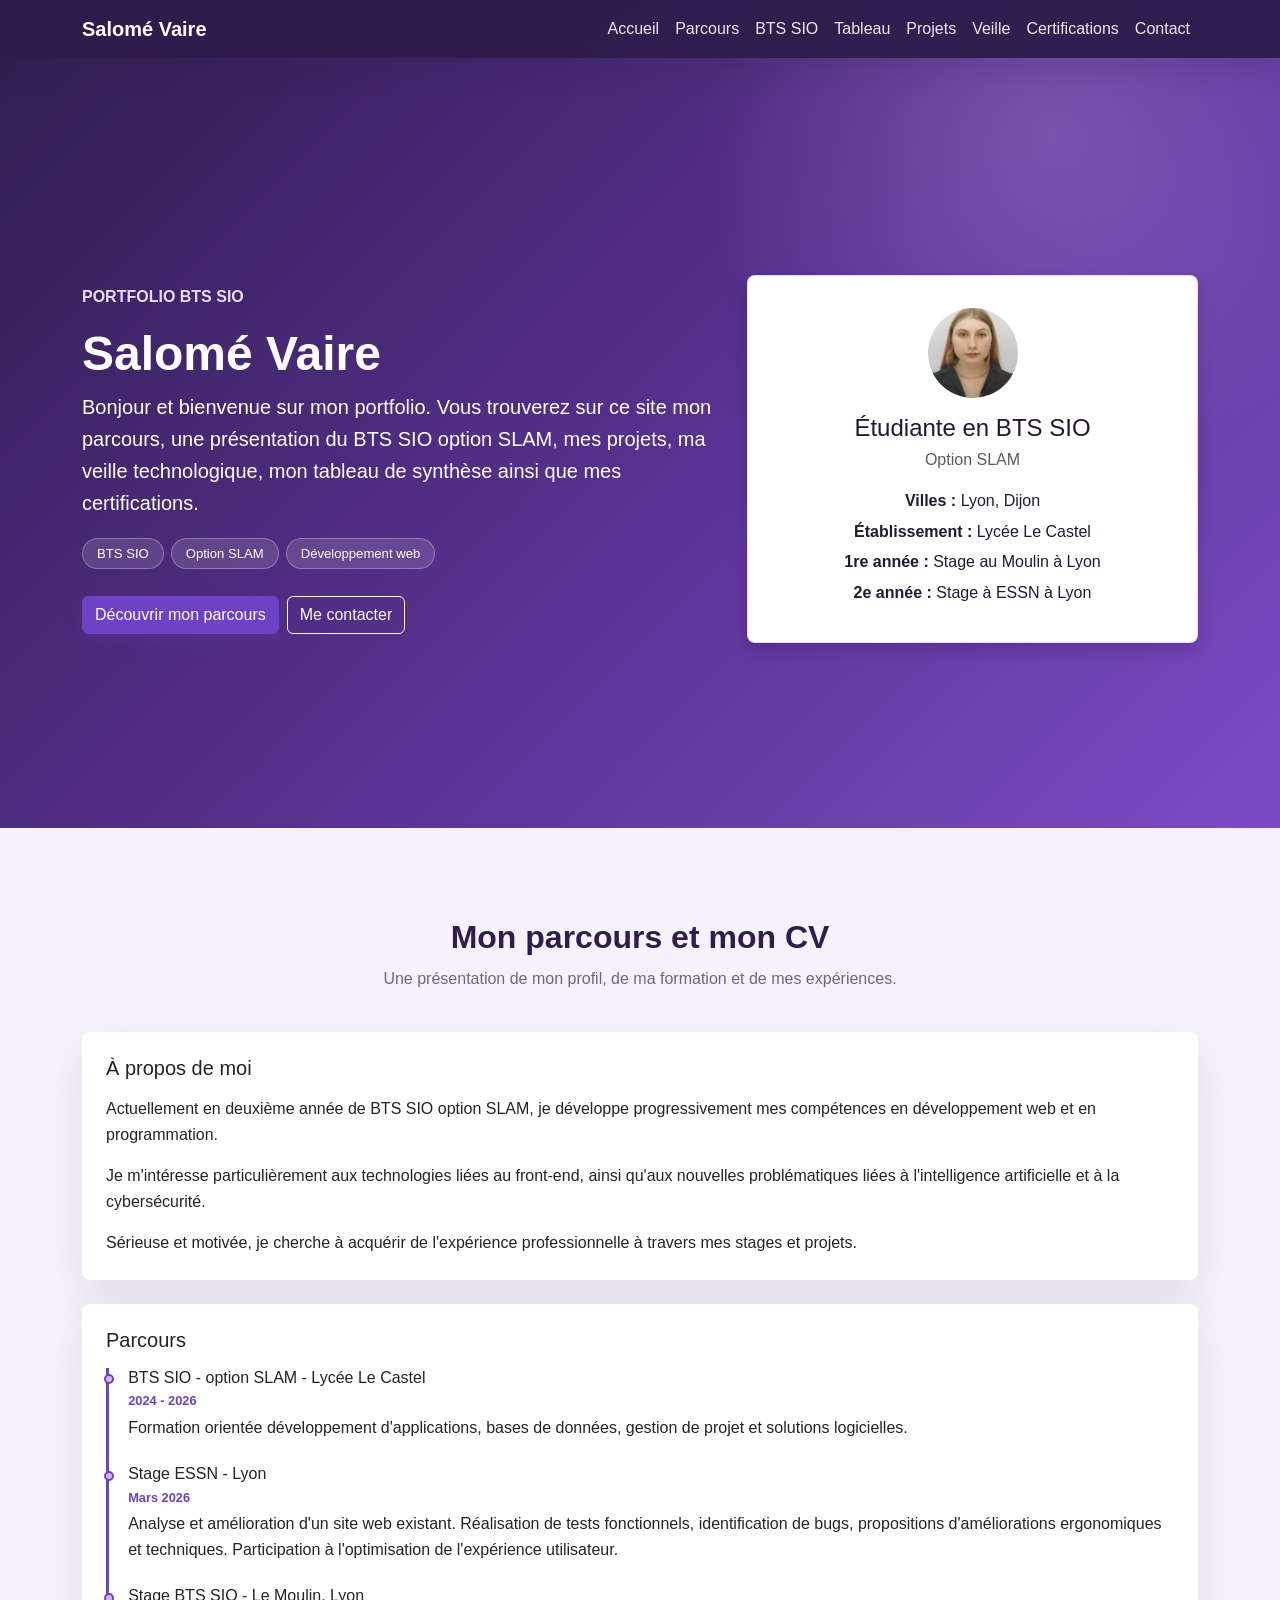
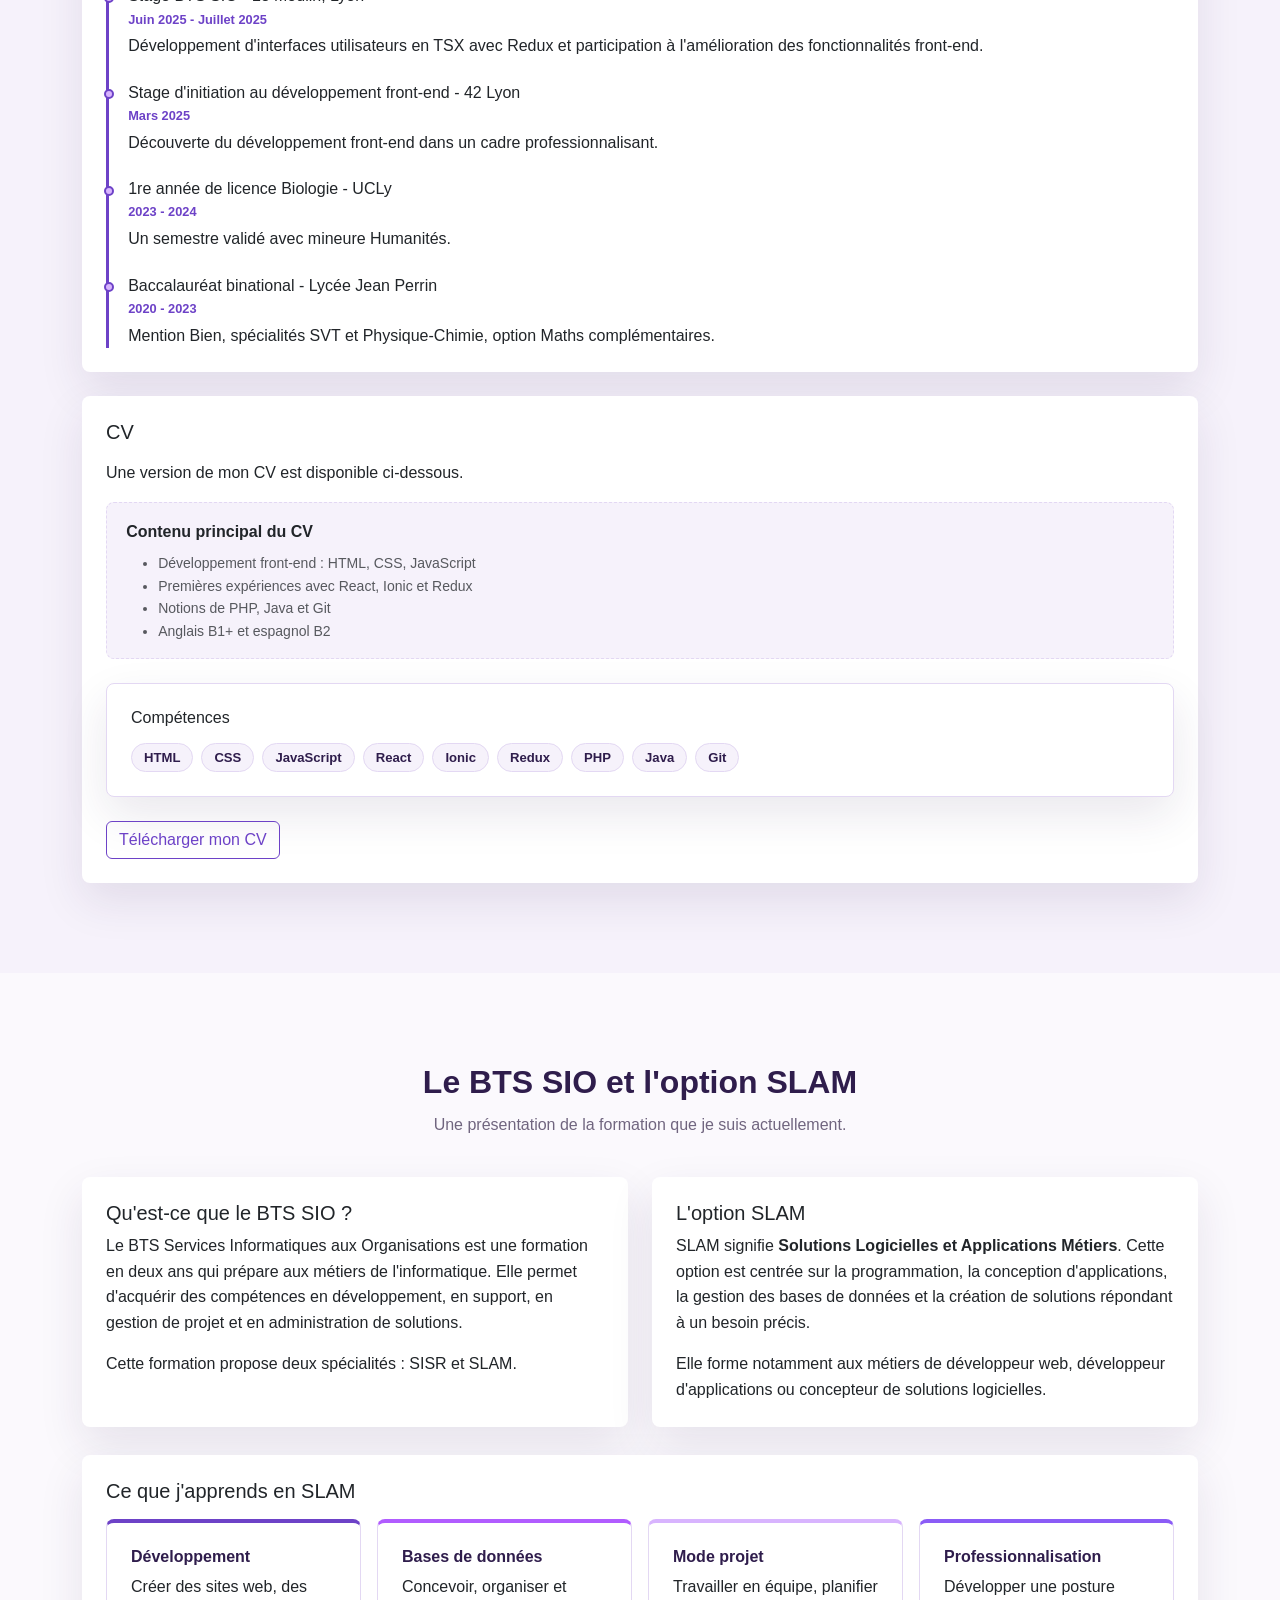
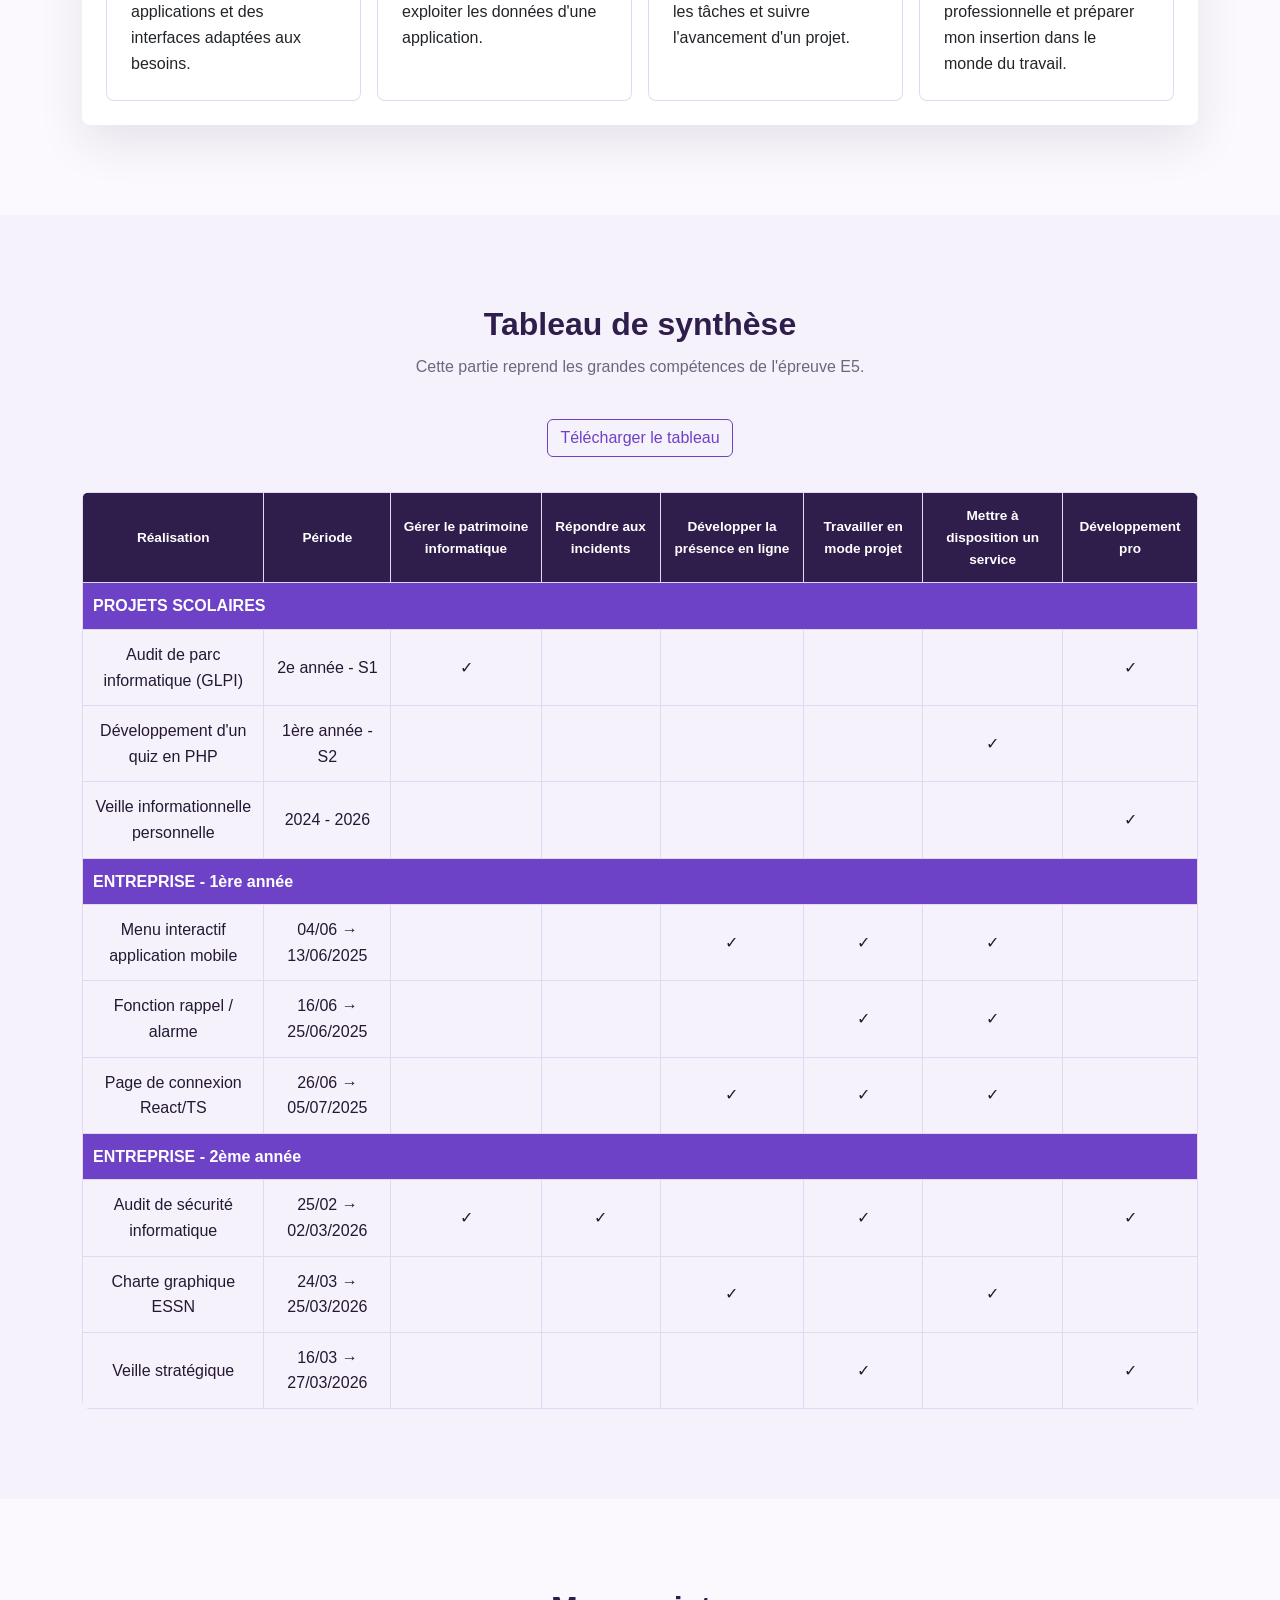
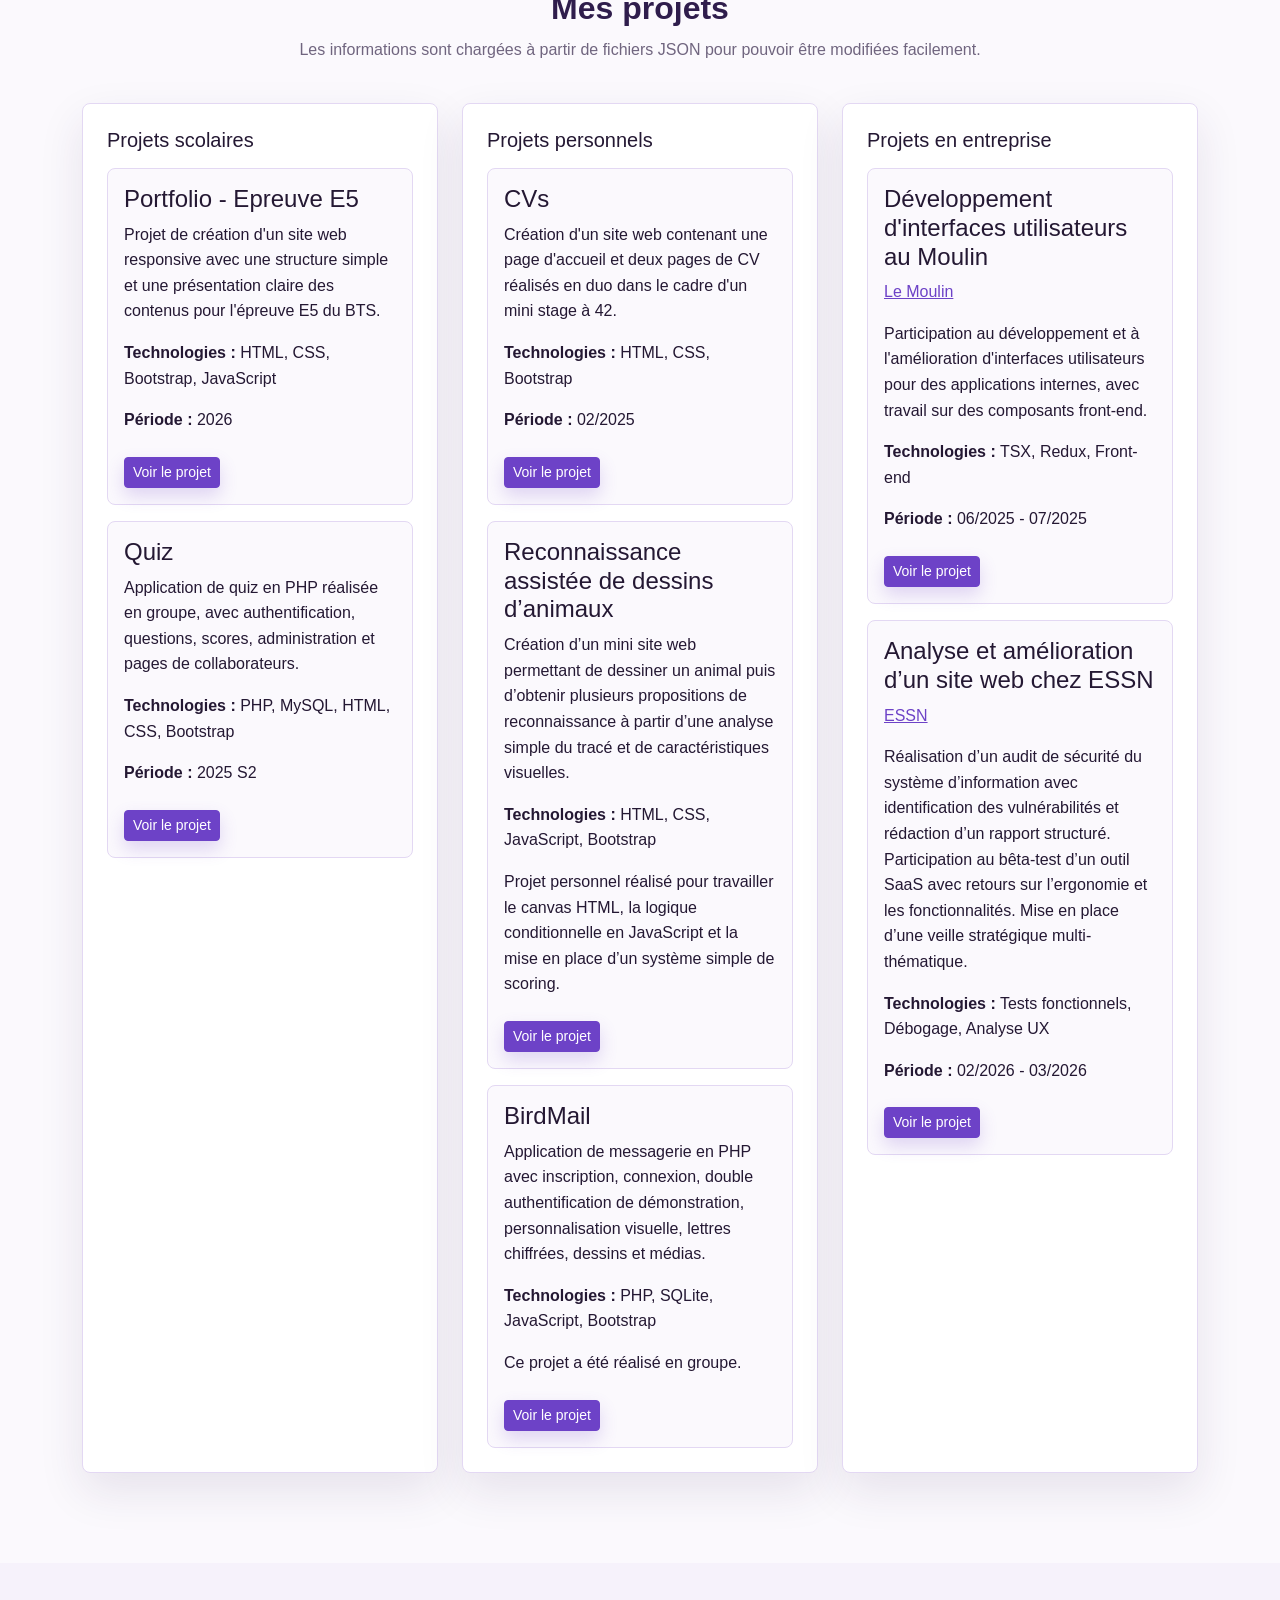
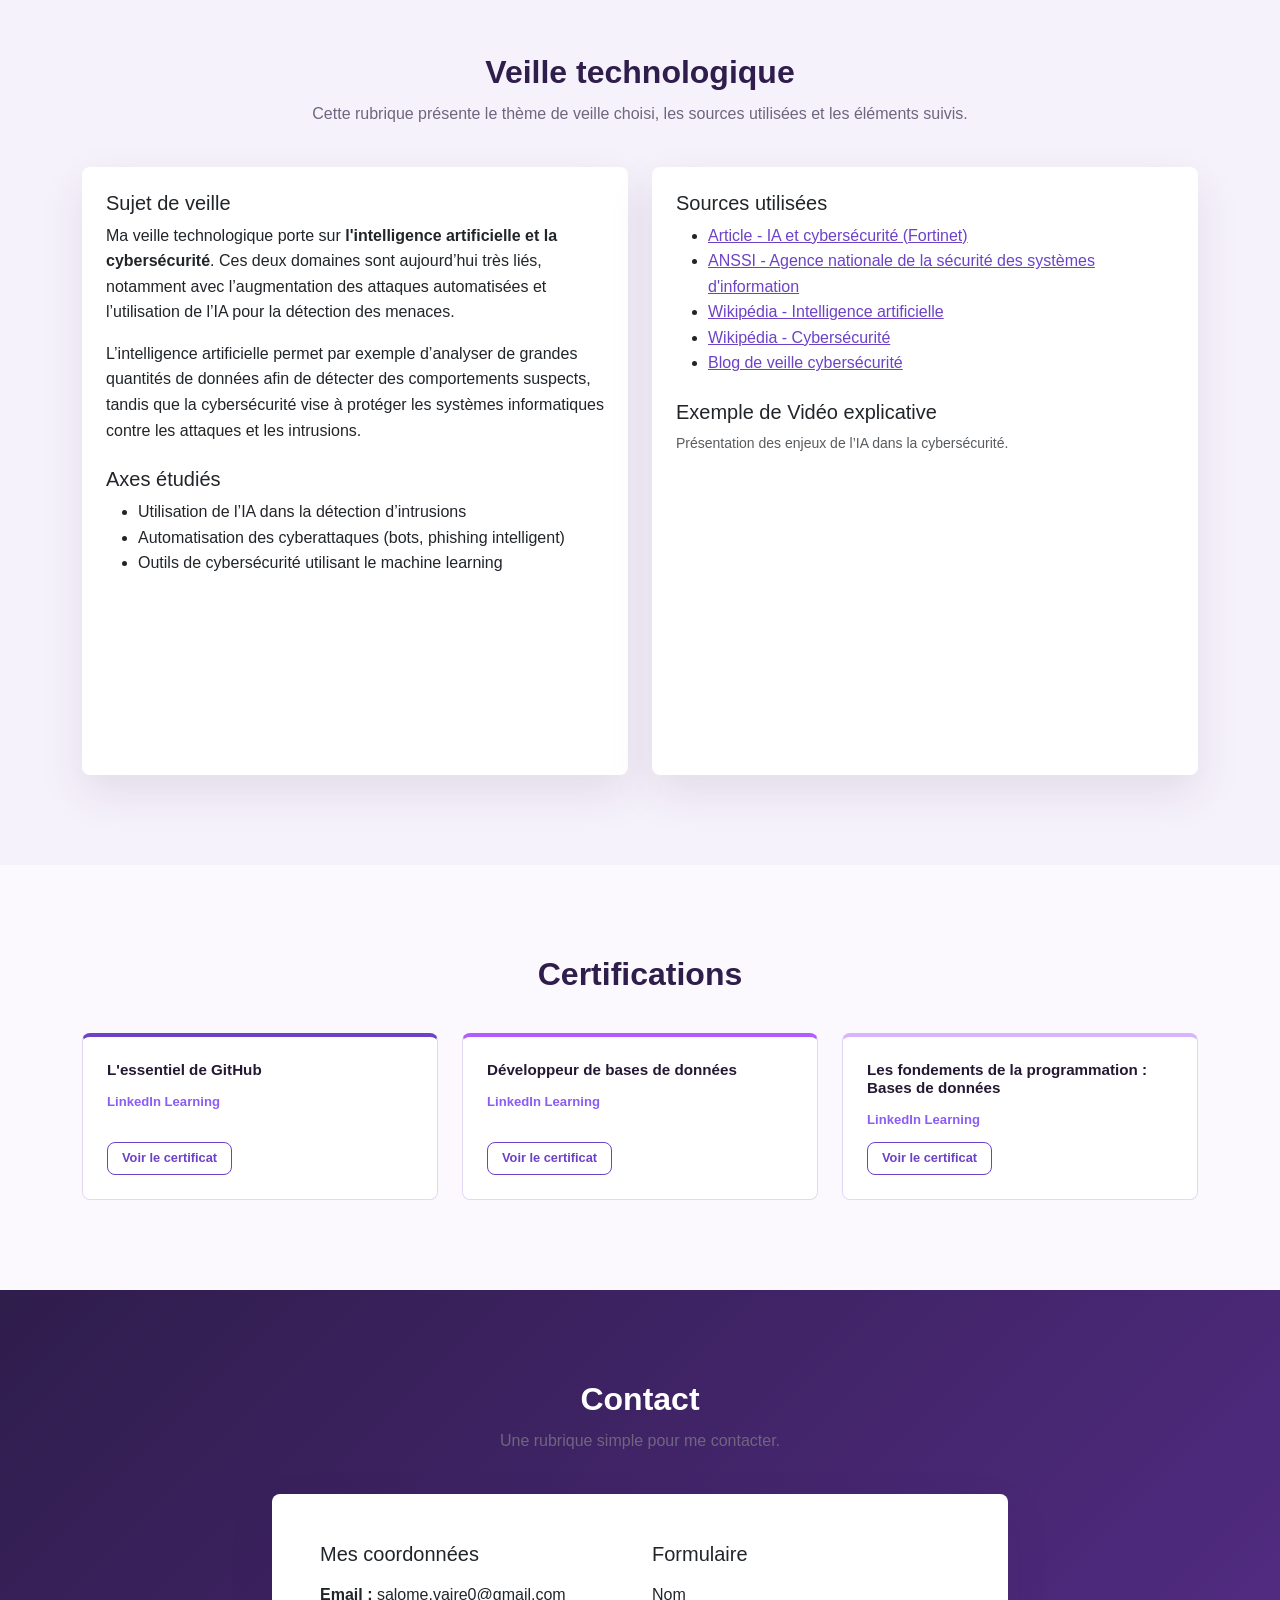
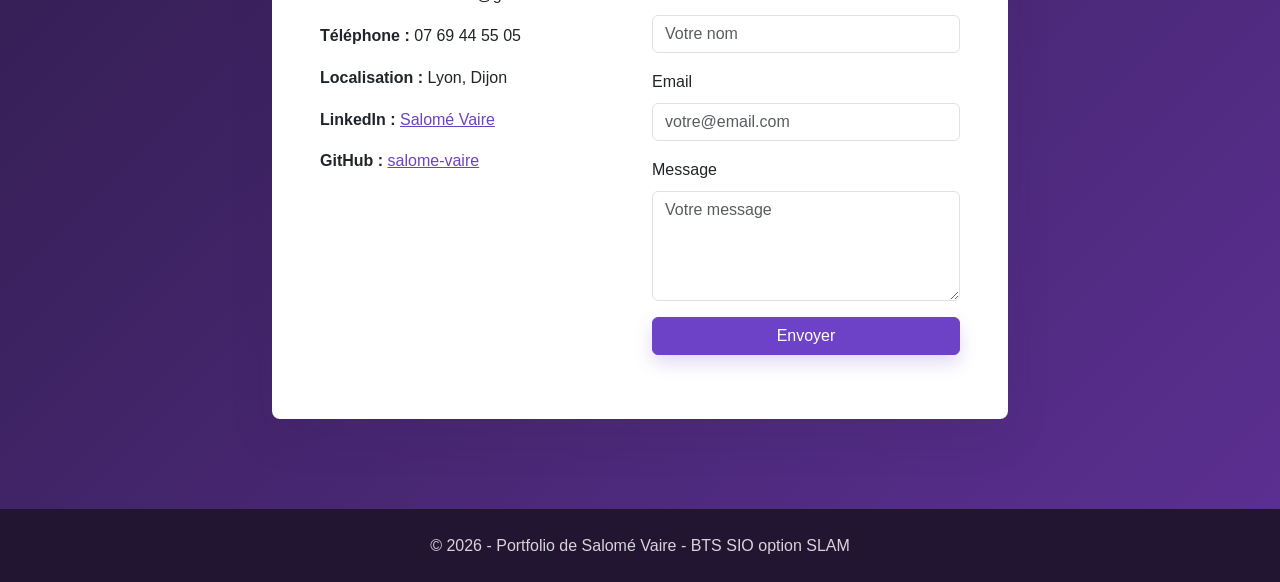
<file: index.html>
<!DOCTYPE html>
<html lang="fr">
<head>
  <meta charset="UTF-8">
  <meta name="viewport" content="width=device-width, initial-scale=1.0">
  <title>Portfolio - Salomé Vaire</title>
  <link href="https://cdn.jsdelivr.net/npm/bootstrap@5.3.3/dist/css/bootstrap.min.css" rel="stylesheet">
  <link rel="stylesheet" href="styles.css">
</head>
<body>
  <nav class="navbar navbar-expand-lg navbar-dark fixed-top custom-navbar">
    <div class="container">
      <a class="navbar-brand fw-bold" href="#accueil">Salomé Vaire</a>
      <button class="navbar-toggler" type="button" data-bs-toggle="collapse" data-bs-target="#menuNavbar" aria-controls="menuNavbar" aria-expanded="false" aria-label="Ouvrir le menu">
        <span class="navbar-toggler-icon"></span>
      </button>
      <div class="collapse navbar-collapse" id="menuNavbar">
        <ul class="navbar-nav ms-auto">
          <li class="nav-item"><a class="nav-link" href="#accueil">Accueil</a></li>
          <li class="nav-item"><a class="nav-link" href="#parcours">Parcours</a></li>
          <li class="nav-item"><a class="nav-link" href="#bts">BTS SIO</a></li>
          <li class="nav-item"><a class="nav-link" href="#synthese">Tableau</a></li>
          <li class="nav-item"><a class="nav-link" href="#projets">Projets</a></li>
          <li class="nav-item"><a class="nav-link" href="#veille">Veille</a></li>
          <li class="nav-item"><a class="nav-link" href="#certifications">Certifications</a></li>
          <li class="nav-item"><a class="nav-link" href="#contact">Contact</a></li>
        </ul>
      </div>
    </div>
  </nav>

  <header id="accueil" class="hero-section d-flex align-items-center">
    <div class="container">
      <div class="row align-items-center g-4">
        <div class="col-lg-7">
          <p class="small-title">Portfolio BTS SIO</p>
          <h1 class="display-5 fw-bold">Salomé Vaire</h1>
          <p class="lead">
            Bonjour et bienvenue sur mon portfolio. Vous trouverez sur ce site mon parcours,
            une présentation du BTS SIO option SLAM, mes projets, ma veille technologique,
            mon tableau de synthèse ainsi que mes certifications.
          </p>
          <div class="hero-tags mb-4">
            <span class="hero-tag">BTS SIO</span>
            <span class="hero-tag">Option SLAM</span>
            <span class="hero-tag">Développement web</span>
          </div>
          <div class="d-flex flex-wrap gap-2">
            <a href="#parcours" class="btn btn-primary">Découvrir mon parcours</a>
            <a href="#contact" class="btn btn-outline-light">Me contacter</a>
          </div>
        </div>
        <div class="col-lg-5">
          <div class="profile-card shadow">
            <img src="assets/photo.jpg" class="profile-photo img-fluid rounded-circle" alt="Photo de Salomé">
            <h2 class="h4 mt-3 mb-1">Étudiante en BTS SIO</h2>
            <p class="text-muted mb-3">Option SLAM</p>
            <ul class="list-unstyled mb-0 profile-list">
              <li><strong>Villes :</strong> Lyon, Dijon</li>
              <li><strong>Établissement :</strong> Lycée Le Castel</li>
              <li><strong>1re année :</strong> Stage au Moulin à Lyon</li>
              <li><strong>2e année :</strong> Stage à ESSN à Lyon</li>
            </ul>
          </div>
        </div>
      </div>
    </div>
  </header>

  <main>
    <section id="parcours" class="section-padding bg-light">
      <div class="container">
        <div class="section-header">
          <h2>Mon parcours et mon CV</h2>
          <p>Une présentation de mon profil, de ma formation et de mes expériences.</p>
        </div>

        <!-- À PROPOS -->
        <div class="row g-4 mb-4">
          <div class="col-12">
            <div class="card border-0 shadow-sm">
              <div class="card-body p-4">
                <h3 class="h5 mb-3">À propos de moi</h3>
                <p>
                  Actuellement en deuxième année de BTS SIO option SLAM,
                  je développe progressivement mes compétences en développement web et en programmation.
                </p>
                <p>
                  Je m'intéresse particulièrement aux technologies liées au front-end,
                  ainsi qu'aux nouvelles problématiques liées à l'intelligence artificielle
                  et à la cybersécurité.
                </p>
                <p class="mb-0">
                  Sérieuse et motivée, je cherche à acquérir de l'expérience professionnelle
                  à travers mes stages et projets.
                </p>
              </div>
            </div>
          </div>
        </div>

        <!-- PARCOURS -->
        <div class="row g-4 mb-4">
          <div class="col-12">
            <div class="card border-0 shadow-sm">
              <div class="card-body p-4">
                <h3 class="h5 mb-3">Parcours</h3>
                <div class="timeline">
                  <div class="timeline-item">
                    <h4 class="h6 mb-1">BTS SIO - option SLAM - Lycée Le Castel</h4>
                    <p class="timeline-date">2024 - 2026</p>
                    <p class="mb-0">Formation orientée développement d'applications, bases de données, gestion de projet et solutions logicielles.</p>
                  </div>
                  <div class="timeline-item">
                    <h4 class="h6 mb-1">Stage ESSN - Lyon</h4>
                    <p class="timeline-date">Mars 2026</p>
                    <p class="mb-0">
                      Analyse et amélioration d'un site web existant.
                      Réalisation de tests fonctionnels, identification de bugs,
                      propositions d'améliorations ergonomiques et techniques.
                      Participation à l'optimisation de l'expérience utilisateur.
                    </p>
                  </div>

                  <div class="timeline-item">
                    <h4 class="h6 mb-1">Stage BTS SIO - Le Moulin, Lyon</h4>
                    <p class="timeline-date">Juin 2025 - Juillet 2025</p>
                    <p class="mb-0">Développement d'interfaces utilisateurs en TSX avec Redux et participation à l'amélioration des fonctionnalités front-end.</p>
                  </div>
                  <div class="timeline-item">
                    <h4 class="h6 mb-1">Stage d'initiation au développement front-end - 42 Lyon</h4>
                    <p class="timeline-date">Mars 2025</p>
                    <p class="mb-0">Découverte du développement front-end dans un cadre professionnalisant.</p>
                  </div>                  
                  <div class="timeline-item">
                    <h4 class="h6 mb-1">1re année de licence Biologie - UCLy</h4>
                    <p class="timeline-date">2023 - 2024</p>
                    <p class="mb-0">Un semestre validé avec mineure Humanités.</p>
                  </div>
                  <div class="timeline-item mb-0">
                    <h4 class="h6 mb-1">Baccalauréat binational - Lycée Jean Perrin</h4>
                    <p class="timeline-date">2020 - 2023</p>
                    <p class="mb-0">Mention Bien, spécialités SVT et Physique-Chimie, option Maths complémentaires.</p>
                  </div>
                </div>
              </div>
            </div>
          </div>
        </div>

        <!-- CV -->
        <div class="row g-4">
          <div class="col-12">
            <div class="card border-0 shadow-sm">
              <div class="card-body p-4">
                <h3 class="h5 mb-3">CV</h3>
                <p>Une version de mon CV est disponible ci-dessous.</p>
                <div class="cv-placeholder mt-3 mb-4">
                  <p class="mb-2 fw-semibold">Contenu principal du CV</p>
                  <ul class="mb-0 text-muted small">
                    <li>Développement front-end : HTML, CSS, JavaScript</li>
                    <li>Premières expériences avec React, Ionic et Redux</li>
                    <li>Notions de PHP, Java et Git</li>
                    <li>Anglais B1+ et espagnol B2</li>
                  </ul>
                </div>
                <div class="skill-box mb-4">
                  <h4 class="h6">Compétences</h4>
                  <div class="d-flex flex-wrap gap-2 mt-3">
                    <span class="skill-pill">HTML</span>
                    <span class="skill-pill">CSS</span>
                    <span class="skill-pill">JavaScript</span>
                    <span class="skill-pill">React</span>
                    <span class="skill-pill">Ionic</span>
                    <span class="skill-pill">Redux</span>
                    <span class="skill-pill">PHP</span>
                    <span class="skill-pill">Java</span>
                    <span class="skill-pill">Git</span>
                  </div>
                </div>
                <a href="documents/CV_Salome_Vaire.pdf" class="btn btn-outline-primary" download>Télécharger mon CV</a>
              </div>
            </div>
          </div>
        </div>
      </div>
    </section>
    <section id="bts" class="section-padding">
      <div class="container">
        <div class="section-header">
          <h2>Le BTS SIO et l'option SLAM</h2>
          <p>Une présentation de la formation que je suis actuellement.</p>
        </div>

        <div class="row g-4">
          <div class="col-md-6">
            <div class="card border-0 shadow-sm h-100">
              <div class="card-body p-4">
                <h3 class="h5">Qu'est-ce que le BTS SIO ?</h3>
                <p>
                  Le BTS Services Informatiques aux Organisations est une formation en deux ans
                  qui prépare aux métiers de l'informatique. Elle permet d'acquérir des compétences
                  en développement, en support, en gestion de projet et en administration de solutions.
                </p>
                <p class="mb-0">
                  Cette formation propose deux spécialités : SISR et SLAM.
                </p>
              </div>
            </div>
          </div>

          <div class="col-md-6">
            <div class="card border-0 shadow-sm h-100">
              <div class="card-body p-4">
                <h3 class="h5">L'option SLAM</h3>
                <p>
                  SLAM signifie <strong>Solutions Logicielles et Applications Métiers</strong>.
                  Cette option est centrée sur la programmation, la conception d'applications,
                  la gestion des bases de données et la création de solutions répondant à un besoin précis.
                </p>
                <p class="mb-0">
                  Elle forme notamment aux métiers de développeur web, développeur d'applications
                  ou concepteur de solutions logicielles.
                </p>
              </div>
            </div>
          </div>
        </div>

        <div class="row g-4 mt-1">
          <div class="col-lg-12">
            <div class="card border-0 shadow-sm">
              <div class="card-body p-4">
                <h3 class="h5 mb-3">Ce que j'apprends en SLAM</h3>
                <div class="slam-cards-row">
                  <div class="mini-info-card">
                    <h4 class="h6">Développement</h4>
                    <p class="mb-0">Créer des sites web, des applications et des interfaces adaptées aux besoins.</p>
                  </div>
                  <div class="mini-info-card">
                    <h4 class="h6">Bases de données</h4>
                    <p class="mb-0">Concevoir, organiser et exploiter les données d'une application.</p>
                  </div>
                  <div class="mini-info-card">
                    <h4 class="h6">Mode projet</h4>
                    <p class="mb-0">Travailler en équipe, planifier les tâches et suivre l'avancement d'un projet.</p>
                  </div>
                  <div class="mini-info-card">
                    <h4 class="h6">Professionnalisation</h4>
                    <p class="mb-0">Développer une posture professionnelle et préparer mon insertion dans le monde du travail.</p>
                  </div>
                </div>
              </div>
            </div>
          </div>
        </div>
      </div>
    </section>

    <section id="synthese" class="section-padding synthese-section">
      <div class="container">

        <div class="section-header">
          <h2>Tableau de synthèse</h2>
          <p>
            Cette partie reprend les grandes compétences de l'épreuve E5.
          </p>
        </div>

        <a href="documents/tableau_e4_salome.pdf"
          class="btn btn-outline-primary synthese-btn"
          download>
          Télécharger le tableau
        </a>

        <div class="table-responsive synthese-wrapper">

          <table class="synthese-table">

            <thead>
              <tr>
                <th>Réalisation</th>
                <th>Période</th>
                <th>Gérer le patrimoine informatique</th>
                <th>Répondre aux incidents</th>
                <th>Développer la présence en ligne</th>
                <th>Travailler en mode projet</th>
                <th>Mettre à disposition un service</th>
                <th>Développement pro</th>
              </tr>
            </thead>

            <tbody>

              <!-- ================= SCOLAIRE ================= -->
              <tr class="section-title">
                <td colspan="8">PROJETS SCOLAIRES</td>
              </tr>

              <tr class="section-school">
                <td>Audit de parc informatique (GLPI)</td>
                <td>2e année - S1</td>
                <td>✓</td><td></td><td></td><td></td><td></td><td>✓</td>
              </tr>

              <tr class="section-school">
                <td>Développement d'un quiz en PHP</td>
                <td>1ère année - S2</td>
                <td></td><td></td><td></td><td></td><td>✓</td><td></td>
              </tr>

              <tr class="section-school">
                <td>Veille informationnelle personnelle</td>
                <td>2024 - 2026</td>
                <td></td><td></td><td></td><td></td><td></td><td>✓</td>
              </tr>

              <!-- ================= ENTREPRISE 1 ================= -->
              <tr class="section-title pro1">
                <td colspan="8">ENTREPRISE - 1ère année</td>
              </tr>

              <tr class="section-pro1">
                <td>Menu interactif application mobile</td>
                <td>04/06 → 13/06/2025</td>
                <td></td><td></td><td>✓</td><td>✓</td><td>✓</td><td></td>
              </tr>

              <tr class="section-pro1">
                <td>Fonction rappel / alarme</td>
                <td>16/06 → 25/06/2025</td>
                <td></td><td></td><td></td><td>✓</td><td>✓</td><td></td>
              </tr>

              <tr class="section-pro1">
                <td>Page de connexion React/TS</td>
                <td>26/06 → 05/07/2025</td>
                <td></td><td></td><td>✓</td><td>✓</td><td>✓</td><td></td>
              </tr>

              <!-- ================= ENTREPRISE 2 ================= -->
              <tr class="section-title pro2">
                <td colspan="8">ENTREPRISE - 2ème année</td>
              </tr>

              <tr class="section-pro2">
                <td>Audit de sécurité informatique</td>
                <td>25/02 → 02/03/2026</td>
                <td>✓</td><td>✓</td><td></td><td>✓</td><td></td><td>✓</td>
              </tr>

              <tr class="section-pro2">
                <td>Charte graphique ESSN</td>
                <td>24/03 → 25/03/2026</td>
                <td></td><td></td><td>✓</td><td></td><td>✓</td><td></td>
              </tr>

              <tr class="section-pro2">
                <td>Veille stratégique</td>
                <td>16/03 → 27/03/2026</td>
                <td></td><td></td><td></td><td>✓</td><td></td><td>✓</td>
              </tr>

            </tbody>

          </table>

        </div>
      </div>
    </section>

    <section id="projets" class="section-padding">
      <div class="container">
        <div class="section-header">
          <h2>Mes projets</h2>
          <p>Les informations sont chargées à partir de fichiers JSON pour pouvoir être modifiées facilement.</p>
        </div>

        <div class="row g-4">
          <div class="col-lg-4">
            <div class="project-block h-100">
              <h3 class="h5 mb-3">Projets scolaires</h3>
              <div id="school-projects" class="project-list"></div>
            </div>
          </div>
          <div class="col-lg-4">
            <div class="project-block h-100">
              <h3 class="h5 mb-3">Projets personnels</h3>
              <div id="personal-projects" class="project-list"></div>
            </div>
          </div>
          <div class="col-lg-4">
            <div class="project-block h-100">
              <h3 class="h5 mb-3">Projets en entreprise</h3>
              <div id="company-projects" class="project-list"></div>
            </div>
          </div>
        </div>
      </div>
    </section>

    <section id="veille" class="section-padding bg-light">
      <div class="container">
        <div class="section-header">
          <h2>Veille technologique</h2>
          <p>Cette rubrique présente le thème de veille choisi, les sources utilisées et les éléments suivis.</p>
        </div>

        <div class="row g-4">
          <div class="col-lg-6">
            <div class="card border-0 shadow-sm h-100">
              <div class="card-body p-4">
                <h3 class="h5">Sujet de veille</h3>
                  <p>
                    Ma veille technologique porte sur <strong>l'intelligence artificielle et la cybersécurité</strong>.
                    Ces deux domaines sont aujourd’hui très liés, notamment avec l’augmentation des attaques automatisées
                    et l’utilisation de l’IA pour la détection des menaces.
                  </p>

                  <p>
                    L’intelligence artificielle permet par exemple d’analyser de grandes quantités de données
                    afin de détecter des comportements suspects, tandis que la cybersécurité vise à protéger
                    les systèmes informatiques contre les attaques et les intrusions.
                  </p>

                  <h3 class="h5 mt-4">Axes étudiés</h3>
                  <ul>
                    <li>Utilisation de l’IA dans la détection d’intrusions</li>
                    <li>Automatisation des cyberattaques (bots, phishing intelligent)</li>
                    <li>Outils de cybersécurité utilisant le machine learning</li>
                  </ul>
              </div>
            </div>
          </div>
          <div class="col-lg-6">
            <div class="card border-0 shadow-sm h-100">
              <div class="card-body p-4">

                <h3 class="h5">Sources utilisées</h3>

                <ul class="mb-3">
                  <li>
                    <a href="https://www.fortinet.com/fr/resources/cyberglossary/artificial-intelligence-in-cybersecurity" target="_blank">
                      Article - IA et cybersécurité (Fortinet)
                    </a>
                  </li>
                  <li>
                    <a href="https://www.ssi.gouv.fr/" target="_blank">
                      ANSSI - Agence nationale de la sécurité des systèmes d'information
                    </a>
                  </li>
                  <li>
                    <a href="https://fr.wikipedia.org/wiki/Intelligence_artificielle" target="_blank">
                      Wikipédia - Intelligence artificielle
                    </a>
                  </li>
                  <li>
                    <a href="https://fr.wikipedia.org/wiki/Cybers%C3%A9curit%C3%A9" target="_blank">
                      Wikipédia - Cybersécurité
                    </a>
                  </li>
                  <li>
                    <a href="https://veillecyberland.wordpress.com/" target="_blank">
                      Blog de veille cybersécurité
                    </a>
                  </li>
                </ul>

                <h3 class="h5 mt-4">Exemple de Vidéo explicative</h3>
                <p class="small text-muted">
                  Présentation des enjeux de l’IA dans la cybersécurité.
                </p>

                <div class="ratio ratio-16x9">
                  <iframe 
                    src="https://www.youtube.com/embed/rLPFXwXqOFo" 
                    title="IA et cybersécurité"
                    allowfullscreen>
                  </iframe>
                </div>

              </div>
            </div>
          </div>
        </div>
      </div>
    </section>

    <section id="certifications" class="section-padding">
      <div class="container">
        <div class="section-header">
          <h2>Certifications</h2>
        </div>

        <div class="row g-4">
          <div class="col-md-6 col-lg-4">
            <div class="certification-card">
              <h3>L'essentiel de GitHub</h3>
              <p class="cert-provider">LinkedIn Learning</p>
              <a href="documents/github-certif.pdf" target="_blank" class="btn-cert">
                Voir le certificat
              </a>
            </div>
          </div>
          <div class="col-md-6 col-lg-4">
            <div class="certification-card">
              <h3>Développeur de bases de données</h3>
              <p class="cert-provider">LinkedIn Learning</p>
              <a href="documents/bdd-certif.pdf" target="_blank" class="btn-cert">
                Voir le certificat
              </a>
            </div>
          </div>
          <div class="col-md-6 col-lg-4">
            <div class="certification-card">
              <h3>Les fondements de la programmation : Bases de données</h3>
              <p class="cert-provider">LinkedIn Learning</p>
              <a href="documents/dev-bdd-certif.pdf" target="_blank" class="btn-cert">
                Voir le certificat
              </a>
            </div>
          </div>
        </div>
    </section>

    <section id="contact" class="section-padding contact-section">
      <div class="container">
        <div class="section-header text-white">
          <h2>Contact</h2>
          <p>Une rubrique simple pour me contacter.</p>
        </div>

        <div class="row justify-content-center">
          <div class="col-lg-8">
            <div class="card border-0 shadow contact-card">
              <div class="card-body p-4 p-md-5">
                <div class="row g-4">
                  <div class="col-md-6">
                    <h3 class="h5 mb-3">Mes coordonnées</h3>
                    <p><strong>Email :</strong> salome.vaire0@gmail.com</p>
                    <p><strong>Téléphone :</strong> 07 69 44 55 05</p>
                    <p><strong>Localisation :</strong> Lyon, Dijon</p>
                    <p><strong>LinkedIn :</strong> <a href="https://www.linkedin.com/in/salom%C3%A9-vaire-sv05">Salomé Vaire</a></p>
                    <p class="mb-0"><strong>GitHub :</strong> <a href="https://github.com/salome-vaire">salome-vaire</a></p>
                  </div>
                    <div class="col-md-6">
                      <h3 class="h5 mb-3">Formulaire</h3>
                      <form id="contact-form">
                        <div class="mb-3">
                          <label for="nom" class="form-label">Nom</label>
                          <input type="text" class="form-control" id="nom" placeholder="Votre nom" required>
                        </div>
                        <div class="mb-3">
                          <label for="email" class="form-label">Email</label>
                          <input type="email" class="form-control" id="email" placeholder="votre@email.com" required>
                        </div>
                        <div class="mb-3">
                          <label for="message" class="form-label">Message</label>
                          <textarea class="form-control" id="message" rows="4" placeholder="Votre message" required></textarea>
                        </div>
                        <button type="submit" class="btn btn-primary w-100">Envoyer</button>
                      </form>
                      <p id="contact-feedback" class="mt-3 mb-0 small text-muted"></p>
                    </div>
                  </div>
                </div>
              </div>
            </div>
          </div>
        </div>
      </div>
    </section>
  </main>

  <footer class="py-4 text-center">
    <div class="container">
      <p class="mb-0">© 2026 - Portfolio de Salomé Vaire - BTS SIO option SLAM</p>
    </div>
  </footer>

  <script src="https://cdn.jsdelivr.net/npm/bootstrap@5.3.3/dist/js/bootstrap.bundle.min.js"></script>
  <script src="script.js"></script>
</body>
</html>
</file>
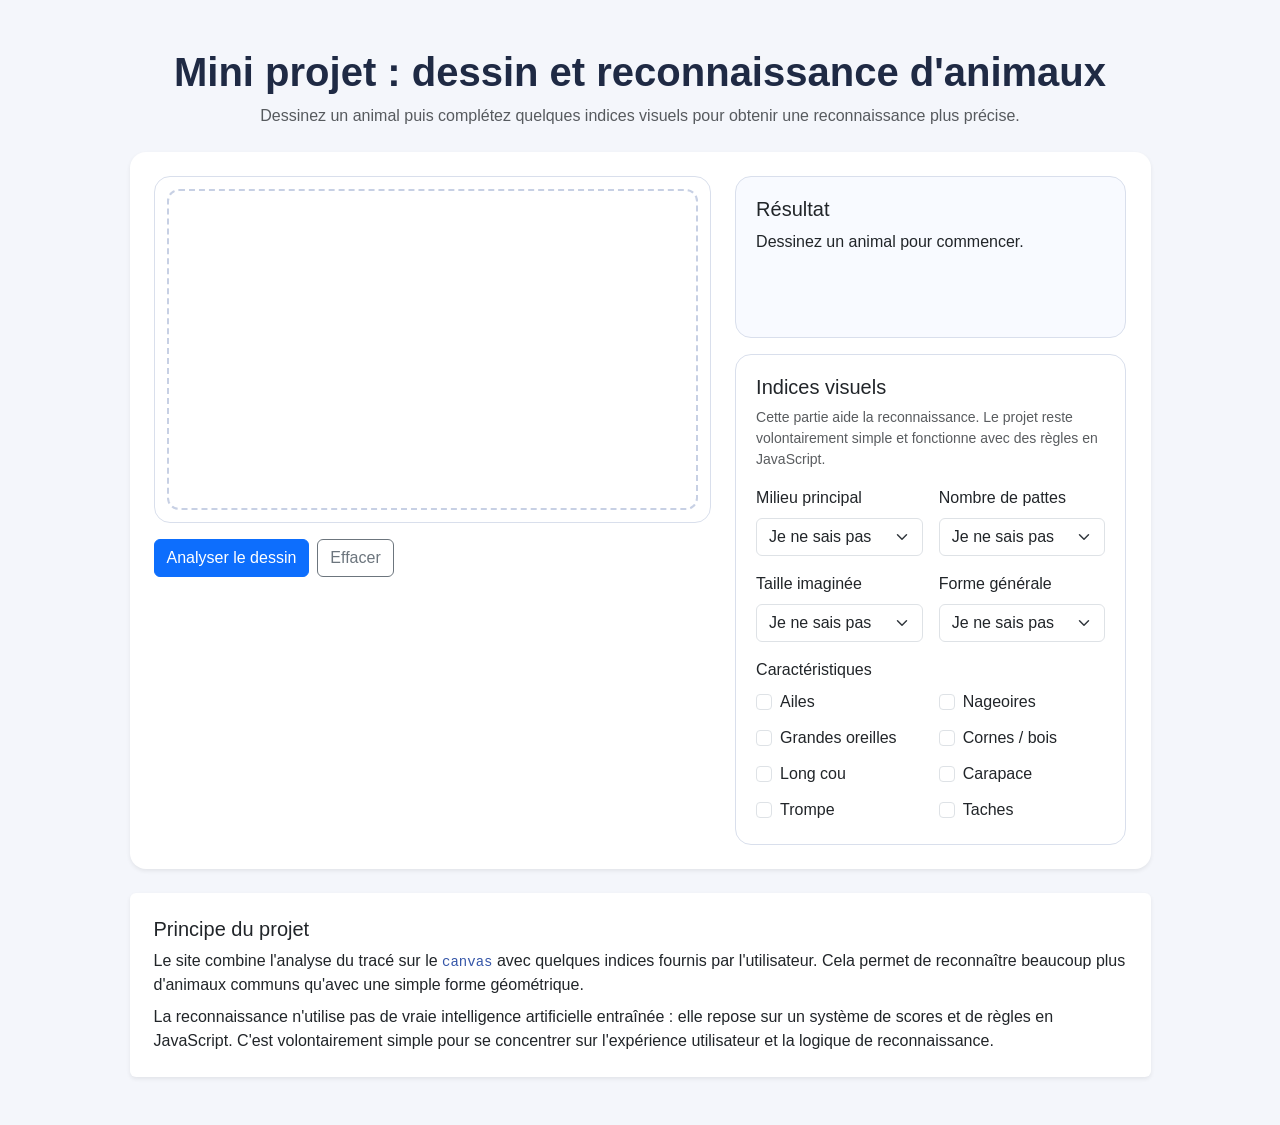
<file: site-dessin-animal/index.html>
<!DOCTYPE html>
<html lang="fr">
<head>
  <meta charset="UTF-8">
  <meta name="viewport" content="width=device-width, initial-scale=1.0">
  <title>Dessin Animal</title>
  <link href="https://cdn.jsdelivr.net/npm/bootstrap@5.3.3/dist/css/bootstrap.min.css" rel="stylesheet">
  <link rel="stylesheet" href="style.css">
</head>
<body>
  <main class="py-5">
    <div class="container">
      <div class="row justify-content-center">
        <div class="col-xl-11">
          <div class="text-center mb-4">
            <h1 class="fw-bold">Mini projet : dessin et reconnaissance d'animaux</h1>
            <p class="text-muted mb-0">
              Dessinez un animal puis complétez quelques indices visuels pour obtenir une reconnaissance plus précise.
            </p>
          </div>

          <div class="card shadow-sm border-0 app-card">
            <div class="card-body p-4">
              <div class="row g-4 align-items-start">
                <div class="col-lg-7">
                  <div class="canvas-wrapper">
                    <canvas id="drawingCanvas" width="700" height="420"></canvas>
                  </div>

                  <div class="d-flex flex-wrap gap-2 mt-3">
                    <button id="analyzeBtn" class="btn btn-primary">Analyser le dessin</button>
                    <button id="clearBtn" class="btn btn-outline-secondary">Effacer</button>
                  </div>
                </div>

                <div class="col-lg-5">
                  <div class="result-box mb-3">
                    <h2 class="h5">Résultat</h2>
                    <p id="resultText" class="result-text mb-3">
                      Dessinez un animal pour commencer.
                    </p>
                    <div id="resultList" class="small"></div>
                  </div>

                  <div class="helper-box">
                    <h2 class="h5">Indices visuels</h2>
                    <p class="small text-muted mb-3">
                      Cette partie aide la reconnaissance. Le projet reste volontairement simple et fonctionne avec des règles en JavaScript.
                    </p>

                    <div class="row g-3">
                      <div class="col-sm-6">
                        <label class="form-label" for="environment">Milieu principal</label>
                        <select id="environment" class="form-select">
                          <option value="unknown">Je ne sais pas</option>
                          <option value="land">Terre</option>
                          <option value="water">Eau</option>
                          <option value="air">Air</option>
                          <option value="mixed">Mixte</option>
                        </select>
                      </div>

                      <div class="col-sm-6">
                        <label class="form-label" for="legs">Nombre de pattes</label>
                        <select id="legs" class="form-select">
                          <option value="unknown">Je ne sais pas</option>
                          <option value="0">0</option>
                          <option value="2">2</option>
                          <option value="4">4</option>
                          <option value="6">6</option>
                          <option value="8">8</option>
                        </select>
                      </div>

                      <div class="col-sm-6">
                        <label class="form-label" for="size">Taille imaginée</label>
                        <select id="size" class="form-select">
                          <option value="unknown">Je ne sais pas</option>
                          <option value="small">Petite</option>
                          <option value="medium">Moyenne</option>
                          <option value="large">Grande</option>
                        </select>
                      </div>

                      <div class="col-sm-6">
                        <label class="form-label" for="shapeHint">Forme générale</label>
                        <select id="shapeHint" class="form-select">
                          <option value="unknown">Je ne sais pas</option>
                          <option value="round">Ronde</option>
                          <option value="elongated">Allongée</option>
                          <option value="tall">Verticale</option>
                          <option value="compact">Compacte</option>
                        </select>
                      </div>
                    </div>

                    <div class="mt-3">
                      <p class="form-label mb-2">Caractéristiques</p>
                      <div class="feature-grid">
                        <div class="form-check"><input class="form-check-input" type="checkbox" id="hasWings"><label class="form-check-label" for="hasWings">Ailes</label></div>
                        <div class="form-check"><input class="form-check-input" type="checkbox" id="hasFins"><label class="form-check-label" for="hasFins">Nageoires</label></div>
                        <div class="form-check"><input class="form-check-input" type="checkbox" id="hasLongEars"><label class="form-check-label" for="hasLongEars">Grandes oreilles</label></div>
                        <div class="form-check"><input class="form-check-input" type="checkbox" id="hasHorns"><label class="form-check-label" for="hasHorns">Cornes / bois</label></div>
                        <div class="form-check"><input class="form-check-input" type="checkbox" id="hasLongNeck"><label class="form-check-label" for="hasLongNeck">Long cou</label></div>
                        <div class="form-check"><input class="form-check-input" type="checkbox" id="hasShell"><label class="form-check-label" for="hasShell">Carapace</label></div>
                        <div class="form-check"><input class="form-check-input" type="checkbox" id="hasTrunk"><label class="form-check-label" for="hasTrunk">Trompe</label></div>
                        <div class="form-check"><input class="form-check-input" type="checkbox" id="hasSpots"><label class="form-check-label" for="hasSpots">Taches</label></div>
                      </div>
                    </div>
                  </div>
                </div>
              </div>
            </div>
          </div>

          <div class="card shadow-sm border-0 mt-4">
            <div class="card-body p-4">
              <h2 class="h5">Principe du projet</h2>
              <p class="mb-2">
                Le site combine l'analyse du tracé sur le <code>canvas</code> avec quelques indices fournis par l'utilisateur.
                Cela permet de reconnaître beaucoup plus d'animaux communs qu'avec une simple forme géométrique.
              </p>
              <p class="mb-0">
                La reconnaissance n'utilise pas de vraie intelligence artificielle entraînée : elle repose sur un système de scores et de règles en JavaScript.
                C'est volontairement simple pour se concentrer sur l'expérience utilisateur et la logique de reconnaissance.
              </p>
            </div>
          </div>
        </div>
      </div>
    </div>
  </main>

  <script src="script.js"></script>
</body>
</html>
</file>
<file: styles.css>
:root {
  --primary: #6d42c7;
  --primary-dark: #2f1d4c;
  --secondary: #8b5cf6;
  --accent: #b15cff;
  --accent-soft: #d8b4fe;
  --bg-light: #f6f2fb;
  --bg-card: #ffffff;
  --border: #e3d8f3;
  --text: #241833;
  --text-muted: #70657f;
  --shadow: 0 18px 45px rgba(47, 29, 76, 0.1);
}

html { scroll-behavior: smooth; }

body {
  font-family: Arial, Helvetica, sans-serif;
  color: var(--text);
  background: #fbf9fd;
  line-height: 1.6;
}

a { color: var(--primary); }
a:hover { color: var(--primary-dark); }

/* NAV */
.custom-navbar {
  background: rgba(47, 29, 76, 0.96);
  backdrop-filter: blur(10px);
  box-shadow: 0 10px 30px rgba(47, 29, 76, 0.16);
}
.navbar .nav-link { color: rgba(255,255,255,0.9); }
.navbar .nav-link:hover { color: #e9d5ff; }

/* HERO */
.hero-section {
  min-height: 92vh;
  padding-top: 90px;
  background:
    radial-gradient(circle at 82% 16%, rgba(216, 180, 254, 0.25), transparent 28%),
    linear-gradient(135deg, #2f1d4c 0%, #56318f 52%, #7c4bc4 100%);
  color: white;
}

.small-title {
  color: #eadcff;
  font-weight: 700;
  letter-spacing: 0;
  text-transform: uppercase;
}

.hero-tag {
  display: inline-block;
  background: rgba(255,255,255,0.13);
  border: 1px solid rgba(255,255,255,0.28);
  color: white;
  border-radius: 999px;
  padding: 4px 14px;
  font-size: 0.82rem;
  margin: 3px 3px 3px 0;
}

.hero-tags { display: flex; flex-wrap: wrap; gap: 4px; margin-bottom: 1rem; }

.profile-card {
  background: var(--bg-card);
  color: var(--text);
  padding: 2rem;
  border: 1px solid rgba(227, 216, 243, 0.9);
  border-radius: 8px;
  text-align: center;
  box-shadow: var(--shadow);
}

.profile-photo {
  width: 90px;
  height: 90px;
  border-radius: 50%;
  background: var(--primary);
  color: white;
  display: flex;
  align-items: center;
  justify-content: center;
  font-weight: bold;
  margin: auto;
  object-fit: cover;
}

.profile-list li { margin-bottom: 0.3rem; }

/* SECTIONS */
.section-padding { padding: 90px 0; }

.section-header { text-align: center; margin-bottom: 40px; }
.section-header h2 { font-weight: 700; margin-bottom: 10px; color: var(--primary-dark); }
.section-header p { max-width: 750px; margin: auto; color: var(--text-muted); }

.bg-light { background-color: var(--bg-light) !important; }

.card {
  border-radius: 8px;
  border-color: var(--border) !important;
  box-shadow: var(--shadow) !important;
}

/* SKILL PILLS */
.skill-pill {
  background: var(--bg-light);
  border: 1px solid var(--border);
  color: var(--primary-dark);
  border-radius: 999px;
  padding: 3px 12px;
  font-size: 0.82rem;
  font-weight: 600;
}

/* CARDS */
.project-block, .skill-box {
  background: var(--bg-card);
  border: 1px solid var(--border);
  border-radius: 8px;
  padding: 1.5rem;
  box-shadow: var(--shadow);
}

/* MINI INFO CARDS - meme taille */
.slam-cards-row {
  display: flex;
  gap: 1rem;
  flex-wrap: wrap;
}

.mini-info-card {
  background: var(--bg-card);
  border: 1px solid var(--border);
  border-radius: 8px;
  padding: 1.5rem;
  flex: 1 1 200px;
  display: flex;
  flex-direction: column;
}

.mini-info-card:nth-child(1) { border-top: 4px solid var(--primary); }
.mini-info-card:nth-child(2) { border-top: 4px solid var(--accent); }
.mini-info-card:nth-child(3) { border-top: 4px solid var(--accent-soft); }
.mini-info-card:nth-child(4) { border-top: 4px solid var(--secondary); }

.mini-info-card h4 { color: var(--primary-dark); font-weight: 700; margin-bottom: 0.5rem; }

/* PROJECT LIST */
.project-list { display: flex; flex-direction: column; gap: 1rem; }

.project-card {
  background: #fbf9fd;
  border: 1px solid var(--border);
  border-radius: 8px;
  padding: 1rem;
  transition: 0.2s;
}
.project-card:hover {
  transform: translateY(-2px);
  box-shadow: 0 12px 28px rgba(47, 29, 76, 0.12);
}

/* CERTIFICATIONS */
.certification-card {
  background: var(--bg-card);
  border: 1px solid var(--border);
  border-radius: 8px;
  padding: 1.5rem;
  height: 100%;
  display: flex;
  flex-direction: column;
  gap: 0.5rem;
  transition: transform 0.2s, box-shadow 0.2s;
}

.certification-card:hover {
  transform: translateY(-3px);
  box-shadow: 0 12px 30px rgba(47, 29, 76, 0.14);
}

.certification-card h3 {
  color: var(--text);
  font-size: 0.95rem;
  font-weight: 700;
  margin-bottom: 0.25rem;
}

.certification-card .cert-provider {
  font-size: 0.82rem;
  color: var(--secondary);
  font-weight: 600;
  margin-bottom: 0.25rem;
}

.certification-card .btn-cert {
  display: inline-block;
  margin-top: auto;
  padding: 5px 14px;
  font-size: 0.8rem;
  border-radius: 8px;
  border: 1.5px solid var(--primary);
  color: var(--primary);
  text-decoration: none;
  font-weight: 600;
  align-self: flex-start;
  transition: 0.2s;
}
.certification-card .btn-cert:hover {
  background: var(--primary);
  color: white;
}

#certifications .col-md-6:nth-child(1) .certification-card { border-top: 4px solid var(--primary); }
#certifications .col-md-6:nth-child(2) .certification-card { border-top: 4px solid var(--accent); }
#certifications .col-md-6:nth-child(3) .certification-card { border-top: 4px solid var(--accent-soft); }

/* TABLE SYNTHESE */
.synthese-section { background: var(--bg-light); }

.synthese-btn { display: block; margin: 0 auto 35px auto; width: fit-content; }
.synthese-wrapper { display: flex; justify-content: center; }

.synthese-table {
  width: 100%;
  max-width: 1200px;
  border-collapse: collapse;
  background: var(--bg-light);
  border-radius: 8px;
  overflow: hidden;
}

.synthese-table th, .synthese-table td {
  border: 1px solid var(--border);
  padding: 12px;
  text-align: center;
  vertical-align: middle;
}

.synthese-table thead th {
  background: var(--primary-dark);
  color: white;
  font-size: 0.85rem;
}

.section-title td {
  background: var(--primary);
  color: white;
  font-weight: bold;
  text-align: left;
  padding: 10px;
}

.section-school td, .section-pro1 td, .section-pro2 td { background: transparent; }

/* TIMELINE */
.timeline { border-left: 3px solid var(--primary); padding-left: 1.2rem; }

.timeline-item { position: relative; margin-bottom: 1.5rem; }

.timeline-item::before {
  content: "";
  position: absolute;
  left: -1.5rem;
  top: 0.4rem;
  width: 10px;
  height: 10px;
  border-radius: 50%;
  background: var(--accent-soft);
  border: 2px solid var(--primary);
}

.timeline-date { font-size: 0.8rem; color: var(--primary); font-weight: 600; margin-bottom: 0.2rem; }

/* CONTACT */
.contact-section {
  background: linear-gradient(135deg, var(--primary-dark), #5b2f91);
  color: white;
}
.contact-section .section-header h2 { color: white; }

/* FOOTER */
footer { background: #211531; color: rgba(255,255,255,0.82); text-align: center; padding: 20px; }

/* BOUTONS */
.btn-primary {
  background: var(--primary);
  border-color: var(--primary);
  box-shadow: 0 8px 18px rgba(109, 66, 199, 0.2);
}
.btn-primary:hover { background: var(--primary-dark); border-color: var(--primary-dark); }
.btn-outline-primary { color: var(--primary); border-color: var(--primary); }
.btn-outline-primary:hover { background: var(--primary); border-color: var(--primary); }

/* CV PLACEHOLDER */
.cv-placeholder {
  background: var(--bg-light);
  border: 1px dashed var(--border);
  border-radius: 8px;
  padding: 1rem 1.2rem;
}

/* RESPONSIVE */
@media (max-width: 991px) {
  .hero-section { text-align: center; }
  .synthese-table { font-size: 0.8rem; }
  .synthese-table th, .synthese-table td { padding: 8px; }
}

@media (max-width: 576px) {
  .section-padding { padding: 60px 0; }
  .synthese-table { font-size: 0.75rem; }
  .slam-cards-row { flex-direction: column; }
}
</file>
<file: site-dessin-animal/style.css>
body {
  background: #f4f6fb;
  color: #1f2a44;
  font-family: Arial, sans-serif;
}

.app-card,
.result-box,
.canvas-wrapper,
.helper-box {
  border-radius: 16px;
}

.canvas-wrapper {
  background: #ffffff;
  border: 1px solid #d9dfec;
  padding: 12px;
}

canvas {
  display: block;
  width: 100%;
  max-width: 100%;
  background: #ffffff;
  border: 2px dashed #c7d0e4;
  border-radius: 12px;
  cursor: crosshair;
  touch-action: none;
}

.result-box,
.helper-box {
  background: #f8faff;
  border: 1px solid #d9dfec;
  padding: 20px;
}

.helper-box {
  background: #ffffff;
}

.result-text {
  min-height: 72px;
  font-size: 1rem;
  line-height: 1.6;
}

.feature-grid {
  display: grid;
  grid-template-columns: repeat(2, minmax(0, 1fr));
  gap: 10px 16px;
}

.result-rank {
  background: #eef3ff;
  border: 1px solid #d7e2ff;
  border-radius: 12px;
  padding: 10px 12px;
}

.result-rank + .result-rank {
  margin-top: 10px;
}

.result-score {
  font-size: 0.85rem;
  color: #4b5f95;
}

code {
  color: #3556a8;
}

@media (max-width: 768px) {
  canvas {
    height: 300px;
  }

  .feature-grid {
    grid-template-columns: 1fr;
  }
}
</file>
